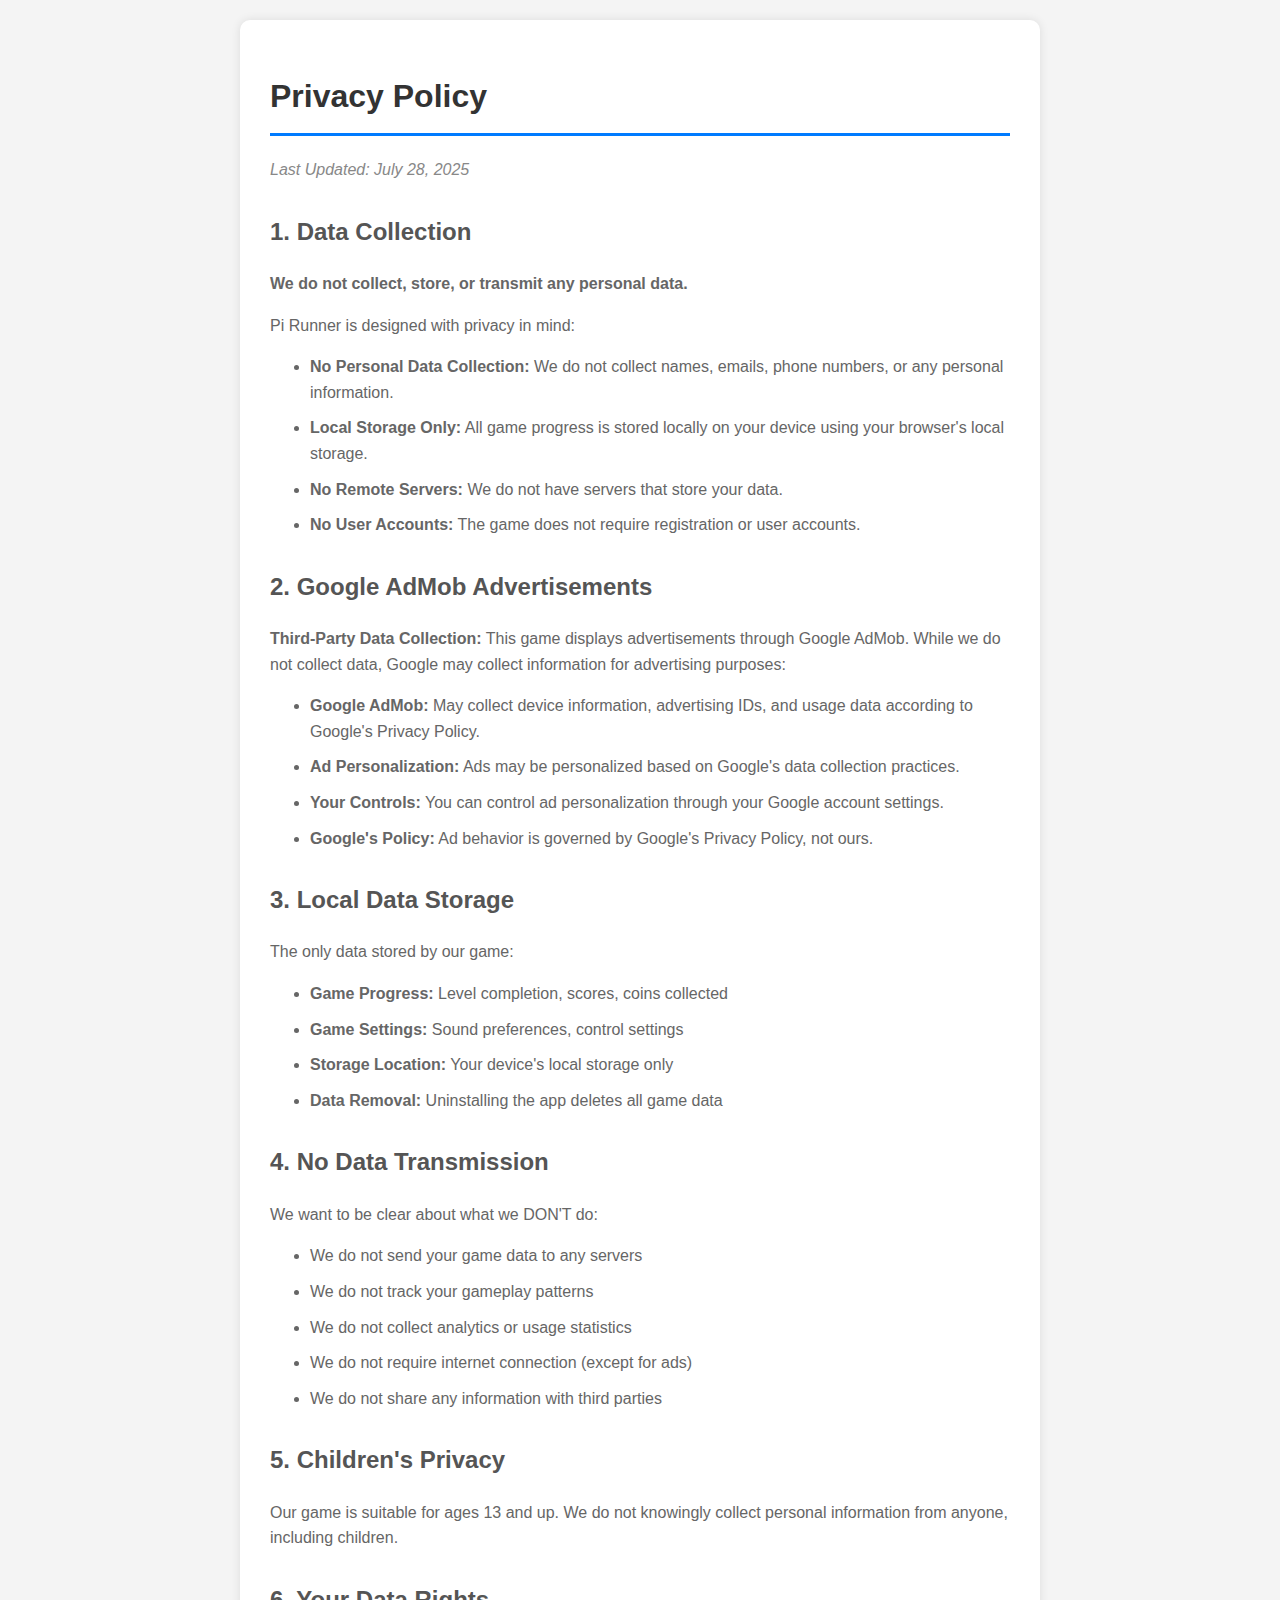
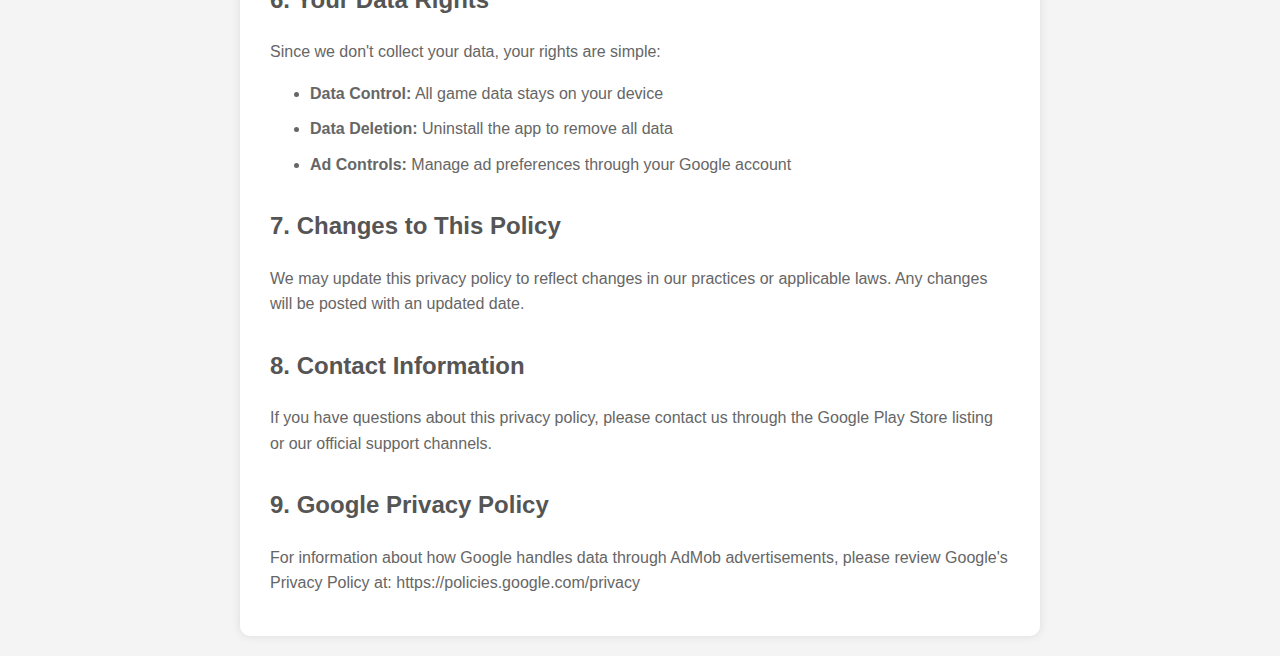
<file: privacy-policy.html>
<!DOCTYPE html>
<html lang="en">
<head>
    <meta charset="UTF-8">
    <meta name="viewport" content="width=device-width, initial-scale=1.0">
    <title>Privacy Policy - Pi Runner Game</title>
    <style>
        body {
            font-family: Arial, sans-serif;
            line-height: 1.6;
            max-width: 800px;
            margin: 0 auto;
            padding: 20px;
            background-color: #f4f4f4;
        }
        .container {
            background-color: white;
            padding: 30px;
            border-radius: 10px;
            box-shadow: 0 0 10px rgba(0,0,0,0.1);
        }
        h1 {
            color: #333;
            border-bottom: 3px solid #007bff;
            padding-bottom: 10px;
        }
        h2 {
            color: #555;
            margin-top: 30px;
        }
        p, li {
            color: #666;
            margin-bottom: 10px;
        }
        .last-updated {
            font-style: italic;
            color: #888;
            margin-bottom: 30px;
        }
    </style>
</head>
<body>
    <div class="container">
        <h1>Privacy Policy</h1>
        <p class="last-updated">Last Updated: July 28, 2025</p>

        <h2>1. Data Collection</h2>
        <p><strong>We do not collect, store, or transmit any personal data.</strong></p>
        <p>Pi Runner is designed with privacy in mind:</p>
        <ul>
            <li><strong>No Personal Data Collection:</strong> We do not collect names, emails, phone numbers, or any personal information.</li>
            <li><strong>Local Storage Only:</strong> All game progress is stored locally on your device using your browser's local storage.</li>
            <li><strong>No Remote Servers:</strong> We do not have servers that store your data.</li>
            <li><strong>No User Accounts:</strong> The game does not require registration or user accounts.</li>
        </ul>

        <h2>2. Google AdMob Advertisements</h2>
        <p><strong>Third-Party Data Collection:</strong> This game displays advertisements through Google AdMob. While we do not collect data, Google may collect information for advertising purposes:</p>
        <ul>
            <li><strong>Google AdMob:</strong> May collect device information, advertising IDs, and usage data according to Google's Privacy Policy.</li>
            <li><strong>Ad Personalization:</strong> Ads may be personalized based on Google's data collection practices.</li>
            <li><strong>Your Controls:</strong> You can control ad personalization through your Google account settings.</li>
            <li><strong>Google's Policy:</strong> Ad behavior is governed by Google's Privacy Policy, not ours.</li>
        </ul>

        <h2>3. Local Data Storage</h2>
        <p>The only data stored by our game:</p>
        <ul>
            <li><strong>Game Progress:</strong> Level completion, scores, coins collected</li>
            <li><strong>Game Settings:</strong> Sound preferences, control settings</li>
            <li><strong>Storage Location:</strong> Your device's local storage only</li>
            <li><strong>Data Removal:</strong> Uninstalling the app deletes all game data</li>
        </ul>

        <h2>4. No Data Transmission</h2>
        <p>We want to be clear about what we DON'T do:</p>
        <ul>
            <li>We do not send your game data to any servers</li>
            <li>We do not track your gameplay patterns</li>
            <li>We do not collect analytics or usage statistics</li>
            <li>We do not require internet connection (except for ads)</li>
            <li>We do not share any information with third parties</li>
        </ul>

        <h2>5. Children's Privacy</h2>
        <p>Our game is suitable for ages 13 and up. We do not knowingly collect personal information from anyone, including children.</p>

        <h2>6. Your Data Rights</h2>
        <p>Since we don't collect your data, your rights are simple:</p>
        <ul>
            <li><strong>Data Control:</strong> All game data stays on your device</li>
            <li><strong>Data Deletion:</strong> Uninstall the app to remove all data</li>
            <li><strong>Ad Controls:</strong> Manage ad preferences through your Google account</li>
        </ul>

        <h2>7. Changes to This Policy</h2>
        <p>We may update this privacy policy to reflect changes in our practices or applicable laws. Any changes will be posted with an updated date.</p>

        <h2>8. Contact Information</h2>
        <p>If you have questions about this privacy policy, please contact us through the Google Play Store listing or our official support channels.</p>

        <h2>9. Google Privacy Policy</h2>
        <p>For information about how Google handles data through AdMob advertisements, please review Google's Privacy Policy at: https://policies.google.com/privacy</p>
    </div>
</body>
</html>
</file>
